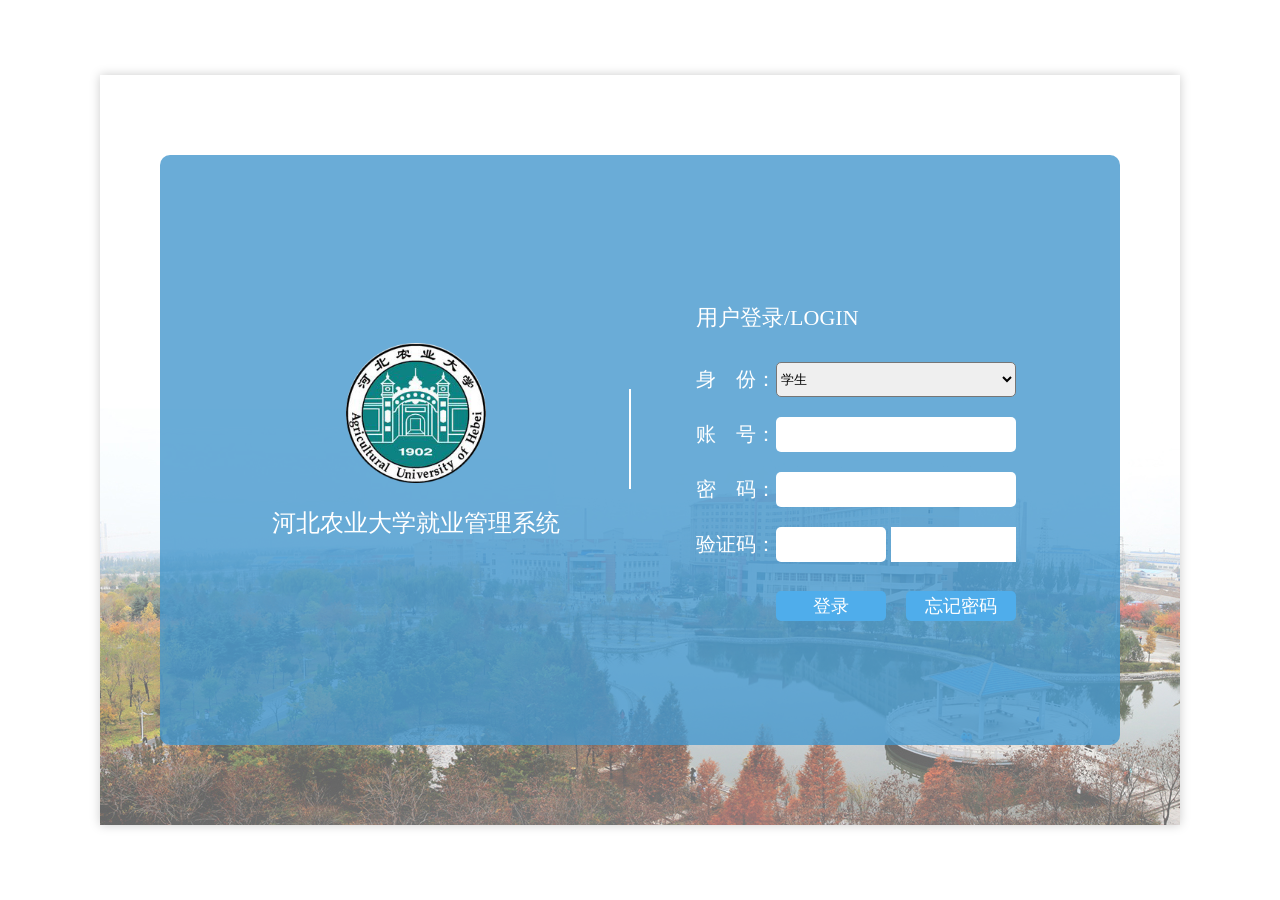
<file: WebContent/index.html>
<!DOCTYPE html>
<html>
	<head>
		<meta charset="UTF-8">
		<title></title>
		<link rel="stylesheet" type="text/css" href="css/login.css"/>
		<script src="js/jquery-1.9.1.min.js" type="text/javascript" charset="utf-8"></script>
	</head>
	<body>
		<div class="login">
			<div class="content clearfix">
				<div class="content-left">
					<div class="logo">
						<img src="images/logo.png" alt=""/>
						<p>河北农业大学就业管理系统</p>
					</div>
				</div>
				<div class="shu"></div>
				<div class="content-right">
					<div class="login-form">
						<h2>用户登录/LOGIN</h2>
						<div class="identifire">
							<span>身　份：</span>
							<select>
								<option value="学生" selected="selected">学生</option>
								<option value="教师教辅人员">教师教辅人员</option>
							</select>
						</div>
						<div class="account clearfix">
							<span>账　号：</span>
							<input type="text" value="" />
						</div>
						<div class="password clearfix">
							<span>密　码：</span>
							<input type="text" value="" />
						</div>
						<div class="code clearfix">
							<span>验证码：</span>
							<input type="text" value="" />
							<em></em>
						</div>
						<div class="btn">
							<span id="login"><a>登录</a></span>
							<span class="forget"><a href="password.html">忘记密码</a></span>
						</div>
					</div>
				</div>
			</div>
		</div>
		<script type="text/javascript">
			$(document).ready(function(){
				$('#login').on('click','a',function(){
					var aVal = $('.identifire select');
					if (aVal.val() == '学生') {
						$(this).attr('href','StudentIndex.html');
					} else if (aVal.val() == '教师教辅人员'){
						$(this).attr('href','TeacherIndex.html');
					}
				});
			});
			
			
		</script>
		<!--<script type="text/javascript">
			$(document).ready(function(){
				if (window.PIE) {
			        $('.rounded').each(function() {
			            PIE.attach(this);
			        });
			    }
			});
		</script>-->
	</body>
</html>
</file>
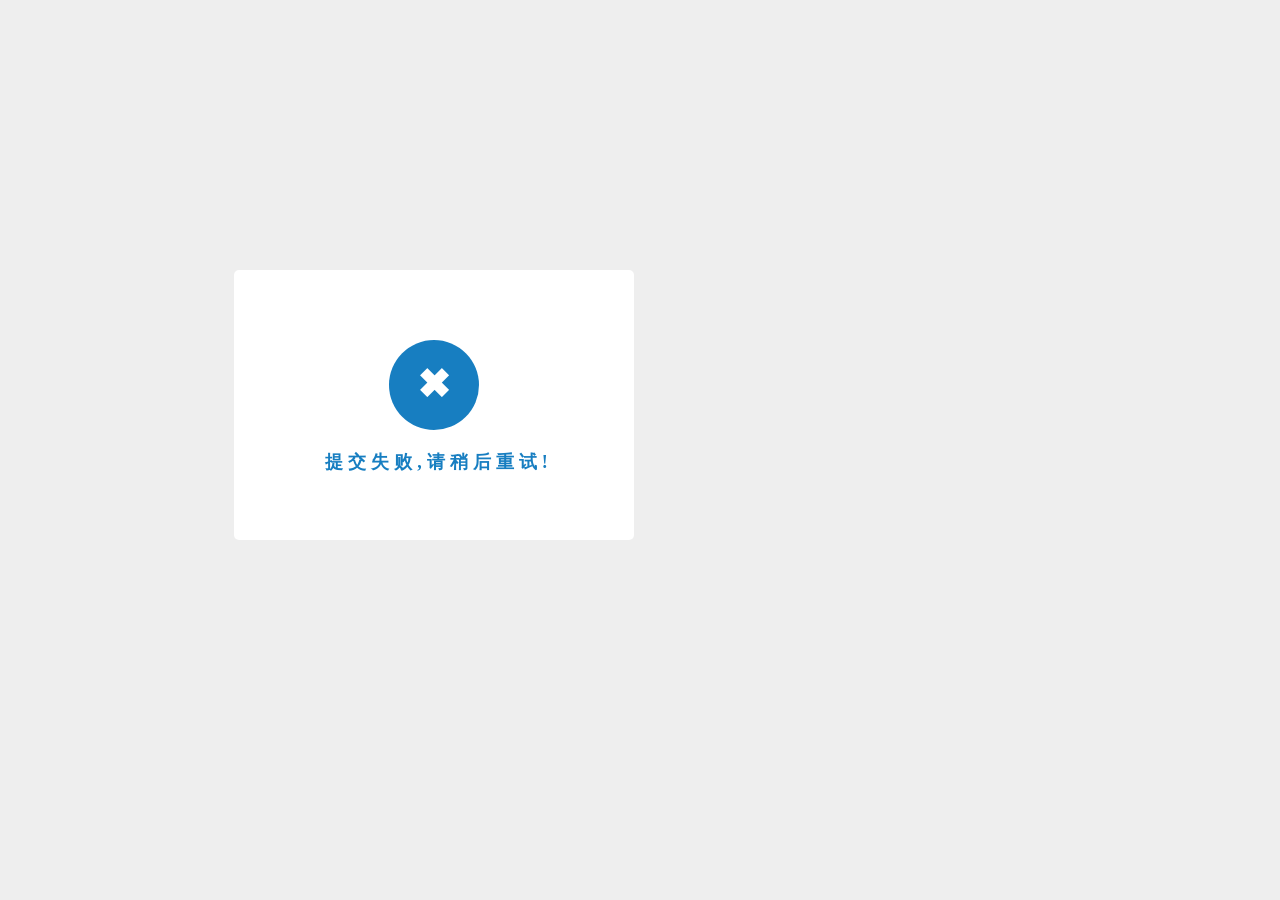
<file: WebContent/fail.html>
<!DOCTYPE html>
<html lang="en">
<head>
	<meta charset="UTF-8">
	<title>Document</title>
	<link rel="stylesheet" href="css/common.css">
	<link rel="stylesheet" href="css/submit.css">
</head>
<body>
	<div class="fail">
		<div class="submit">
			<div class="submit-box">
				<div class="submit-pic">✖</div>
				<p>提交失败,请稍后重试!</p>
			</div>
		</div>
	</div>
</body>
</html>
</file>
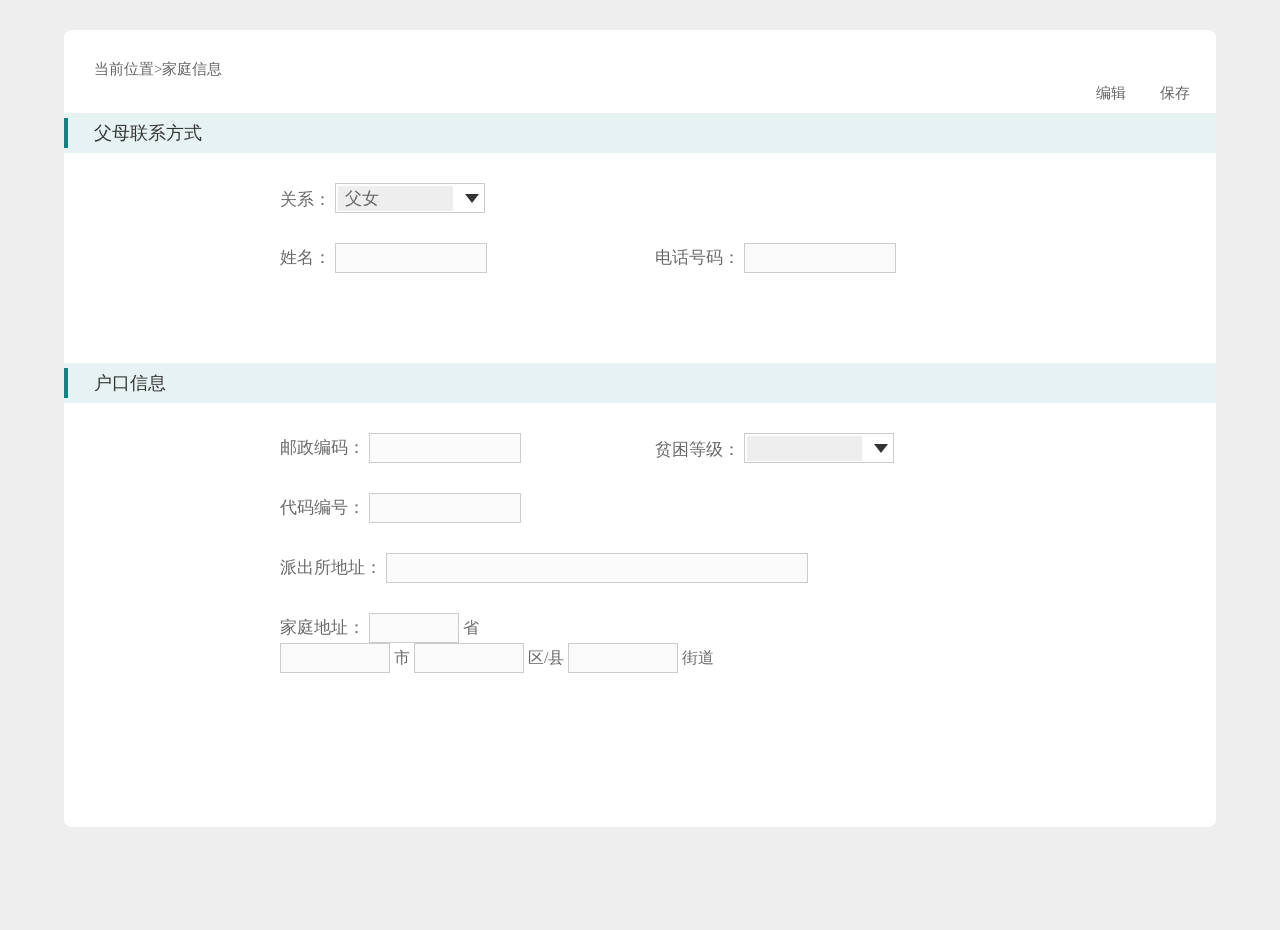
<file: WebContent/FamilyInformation.html>
<!DOCTYPE html>
<html lang="en">
<head>
    <meta charset="UTF-8">
    <title>Title</title>
    <link rel="stylesheet" href="css/common.css">
    <link rel="stylesheet" href="css/FamilyInformation.css">
    <script src="js/jquery-1.9.1.min.js"></script>
</head>
<body>
    <div class="container">
    <div class="content">
        <div class="header clearfix">
            <div class="top fl">当前位置>家庭信息</div>
            <div class="bottom fr">
                <a id="emit" href="javascript:;">编辑</a>
                <a id="keep" href="javascript:;">保存</a>
            </div>
        </div>
        <div class="main">
            <!--父母联系方式-->
            <div class="BasicInformation">
                <div class="title">
                    父母联系方式
                </div>
            </div>
            <div class="content clearfix">
                <div class="left fl">
                    <div class="label">
                        <label for="">关系：</label>
                        <div class="option clearfix" id="relationship">
                            <a href="javascript:;" class="fl">父女</a>
                            <i class="fr"></i>
                            <ul>
                                <li>父女</li>
                                <li>母女</li>
                                <li>父子</li>
                                <li>母子</li>
                            </ul>
                        </div>
                    </div>
                    <div>
                        <label for="">姓名：</label>
                        <input id="stu_name" type="text" value="" disabled>
                    </div>
                </div>
                <div class="right fr">
                    <div class="none">
                        <label for="">电话号码：</label>
                        <input type="text" value="" disabled>
                    </div>
                    <div>
                        <label for="">电话号码：</label>
                        <input id="family_phone" type="number" value="" disabled>
                    </div>
                </div>
            </div>
            <!--户口信息-->
            <div class="BasicInformation">
                <div class="title">
                    户口信息
                </div>
            </div>
            <div class="content clearfix">
                <div class="left fl">
                    <div>
                        <label for="">邮政编码：</label>
                        <input id="zip_code" type="number" value="" disabled>
                    </div>
                    <div>
                        <label for="">代码编号：</label>
                        <input id="flocation_id" type="text" value="" disabled>
                    </div>
                </div>
                <div class="right fr">
                    <div class="label">
                        <label for="">贫困等级：</label>
                        <div class="option clearfix" id="grade">
                            <a href="javascript:;" class="fl"></a>
                            <i class="fr"></i>
                            <ul>
                                <li>一般</li>
                                <li>特困</li>
                            </ul>
                        </div>
                    </div>
                </div>
                <div class="address fl ">
                	<label>派出所地址：</label> 
                	<input id="pcs" type="text" value="" disabled>
                </div>
                <div class="list fl ">
                	<label>家庭地址：</label>  
                	<input id="province" type="text" value="" disabled style="width: 78px;"> 省 <br />
                	<input id="city" type="text" value="" disabled style="width: 98px;"> 市 
                	<input id="county" type="text" value="" disabled style="width: 98px;"> 区/县 
                	<input id="deatil_address" type="text" value="" disabled style="width: 98px;"> 街道 
                	<!--<input type="text" value="" disabled style="width: 234px; margin: 30px 0 0 86px">-->
                </div>
            </div>
        </div>
    </div>
</div>
    <script>
        $('#grade i').on('click', function() {
            $(this).siblings('ul').show();
        });
        $('#grade ul li').on('click', function() {
            var selTxt = $(this).text();
            $('#grade a').text(selTxt);
            $('#grade ul').hide();
        });
        $('#relationship i').on('click', function() {
            $(this).siblings('ul').show();
        });
        $('#relationship ul li').on('click', function() {
            var selTxt = $(this).text();
            $('#relationship a').text(selTxt);
            $('#relationship ul').hide();
        });
        $('#emit').on('click',function(){
        	$('input').removeAttr('disabled');
        });
        $('#keep').on('click',function(){
        	$('input').attr('disabled','disabled');
        });
        $(document).ready(function(){
        	$.ajax({
        		type:"post",
        		url:"http://101.201.154.205:9090/fm/fmList",
        		data: {
        			t: Math.random()
        		},
        		dataType: 'jsonp',
        		'jsonp': 'callback'
        	}).then(function(res){
    			for (var i=0; i<res.length; i++) {
	    			$('#stu_name').attr('value',res[i].stu_name);
	    			$('#family_phone').attr('value',res[i].family_phone);
	    			$('#zip_code').attr('value',res[i].zip_code);
	    			$('#flocation_id').attr('value',res[i].flocation_id);
	    			$('#pcs').attr('value',res[i].pcs);
	    			$('#province').attr('value',res[i].province);
	    			$('#city').attr('value',res[i].city);
	    			$('#county').attr('value',res[i].county);
	    			$('#deatil_address').attr('value',res[i].deatil_address);
	    		}
    		},function(){
    			console.log('error');
    		});
        });
    </script>
</body>
</html>
</file>
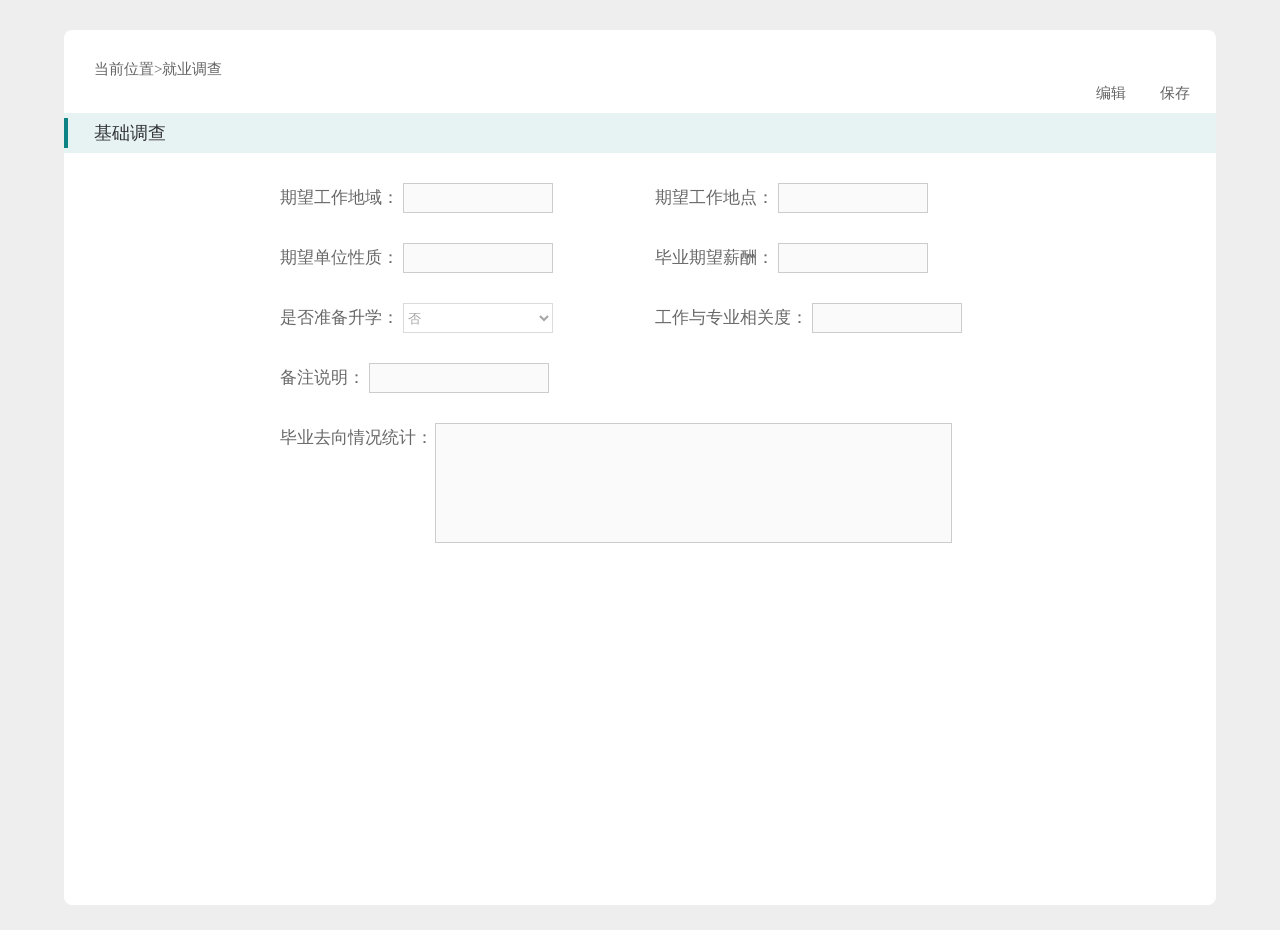
<file: WebContent/investigation.html>
<!DOCTYPE html>
<html lang="en">
<head>
    <meta charset="UTF-8">
    <title>Title</title>
    <link rel="stylesheet" href="css/common.css">
    <link rel="stylesheet" href="css/punishment.css">
</head>
<body>
    <div class="container">
        <div class="content">
            <div class="header clearfix">
                <div class="top fl">当前位置>就业调查</div>
                <div class="bottom fr">
                    <a href="javascript:;"  class="l">编辑</a>
                    <a href="javascript:;" class="r">保存</a>
                </div>
            </div>
            <div class="main">
                <!--基础信息-->
                <div class="BasicInformation">
                    <div class="title">
                        基础调查
                    </div>
                </div>
                <div class="content clearfix">
                    <div class="left fl">
                        <div>
                            <label for="">期望工作地域：</label>
                            <input id="province" type="text" value="" class="oInp" disabled>
                        </div>
                        <div>
                            <label for="">期望单位性质：</label>
                            <input  id="unit_pro" type="text" value="" class="oInp" disabled>
                        </div>
                        <div>
                            <label for="">是否准备升学：</label>
                            <select id="entrance" class="oInp" disabled style="border:0; outline: none;width: 150px; height: 30px; border: 1px solid #ccc; background: #fff" value="0" >
                                <option value="1">
                                    否
                                </option>
                                <option value="0">
                                    是
                                </option>
                            </select>

                        </div>
                        <div>
                            <label for="">备注说明：</label>
                            <input id="remarks" type="text" value="" style="width:170px;" class="oInp" disabled>
                        </div>
                    </div>
                    <div class="right fr">
                        <div>
                            <label for="">期望工作地点：</label>
                            <input id="city" type="text" value="" class="oInp" disabled>
                        </div>
                        <div>
                            <label for="">毕业期望薪酬：</label>
                            <input id="expect_salary" type="text" value="" class="oInp" disabled>
                        </div>
                        <div>
                        <label for="">工作与专业相关度：</label>
                        <input id="work_pro" type="text" value="" class="oInp" disabled>
                    </div>
                    </div>
                    <div class="reason fl">
                        <p>毕业去向情况统计：</p>
                        <div style="margin-left: 65px ;width:515px;height:118px;">
                            <textarea id="situation"  class="oInp" disabled></textarea>
                        </div>
                    </div>
                </div>
            </div>
        </div>
    </div>
    <script src="js/jquery-1.9.1.min.js"></script>
    <script>
        $('select').attr('value','0');
        $.ajax({
            url: "http://101.201.154.205:9090/survey/getSurveyByStuId",
            data: {
                stuId:1,
                t: Math.random()
            },
            type: 'get',
            dataType: 'jsonp',
            'jsonp': 'callback'
            }).then(function (res) {
            $('select option').each(function(index,arg){
                if($(this).val() == res.entrance){
                    $(this).attr('selected','selected');
                }
            });
            $('select').attr('value',res.entrance);
            $('#expect_salary').attr('value',res.expect_salary);
            $('#situation').text(res.situation);
            $('#city').attr('value',res.city);
            $('#work_pro').attr('value',res.work_pro);
            $('#remarks').attr('value',res.remarks);
            $('#unit_pro').attr('value',res.unit_pro);
            $('#province').attr('value',res.province);


        },function (err) {
            console.log(err);
        });
        $('.l').click(function () {
            $('.oInp').removeAttr('disabled');
        });

        $('.r').click(function () {
            $('.oInp').attr('disabled','disabled');

            $.ajax({
                url: "http://101.201.154.205:9090/survey/surveyUpdateDo",
                data: {
                    stu_id:"1",
                    expect_salary:$('#expect_salary').val(),
                    entrance:$('select').val(),
                    remarks:$('#remarks').val(),
                    province:$('#province').val(),
                    city:$('#city').val(),
                    situation:$('#situation').val(),
                    work_pro:$('#work_pro').val(),
                    unit_pro:$('#unit_pro').val(),
                    t: Math.random()
                },
                type: 'get',
                dataType: 'jsonp',
                'jsonp': 'callback'
            }).then(function (res) {
                console.log(res);

            },function (err) {
                console.log(err);
            });


        });

    </script>

</body>
</html>
</file>
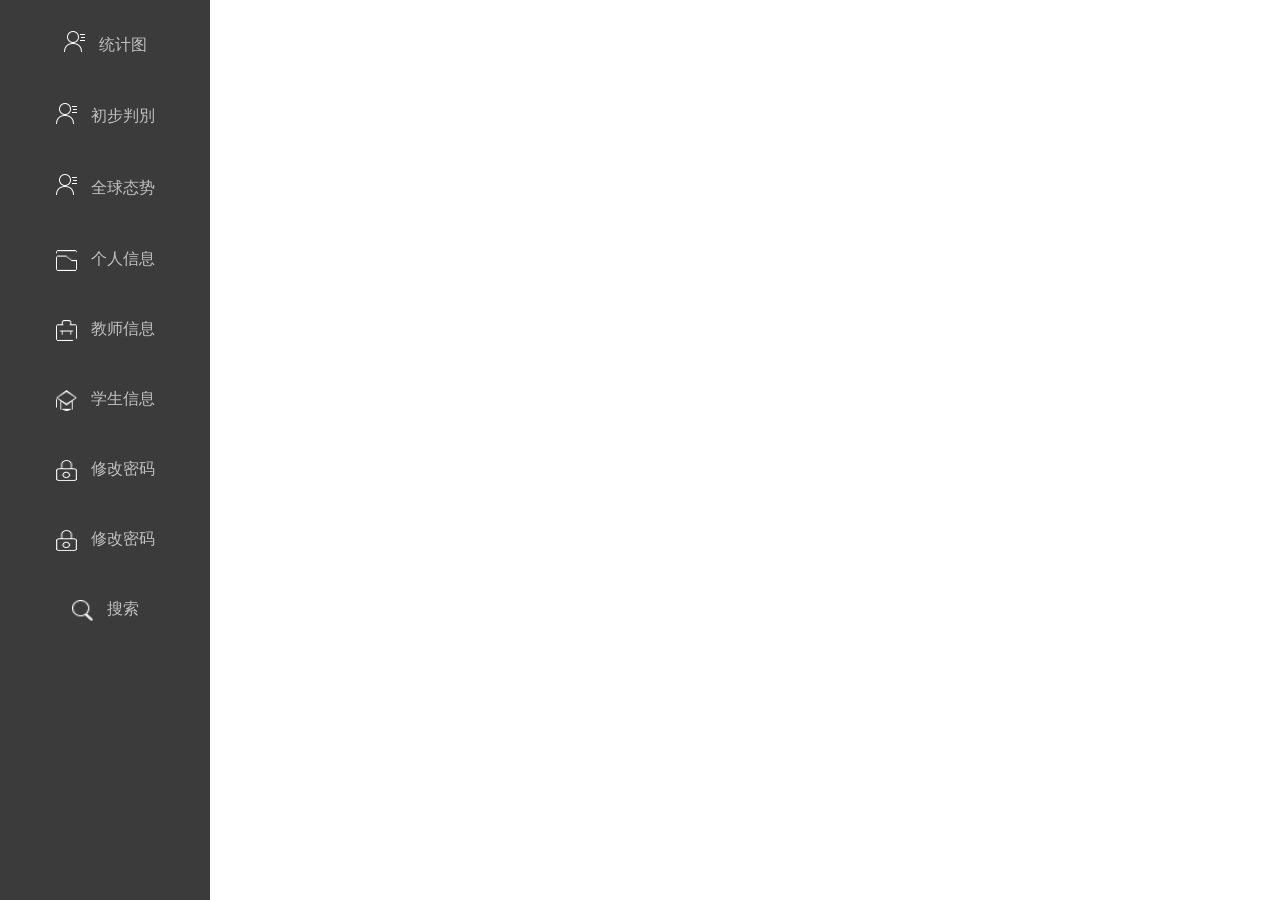
<file: WebContent/Left.html>
<!DOCTYPE html>
<html>
<head>
<meta charset="UTF-8">
<title></title>
<link rel="stylesheet" href="css/StudentLeft.css">
</head>
<body>
	<div class="nav">
		<div class="nav-list">
			<div class="nav-tit">
				<a href="StatisticalFigure.html" target="main"> <img
					src="images/personal-msg.png" style="height: 30px" alt=""> <span>统计图</span>
				</a>
			</div>

			<div class="nav-tit">
				<a href="StudentInfo.jsp" target="main"> <img
					src="images/personal-msg.png" style="height: 30px" alt=""> <span>初步判別</span>
				</a>
			</div>
			<div class="nav-tit">
				<a href = "http://127.0.0.1/data/index.php" target="main"> <img
					src="images/personal-msg.png" style="height: 30px" alt=""> <span>全球态势</span>
				</a>
			</div>

			<div class="nav-tit">
				<a href="TeacherPersonalInfo.html" target="main"> <img
					src="images/archives-msg.png" alt=""> <span>个人信息</span>
				</a>
			</div>
			<div class="nav-tit">
				<a href="TeacherInfo.html" target="main"> <img
					src="images/job-msg.png" alt=""> <span>教师信息</span>
				</a>
			</div>
			<div class="nav-tit" id="personal">
				<a href="StudentInfo.html" target="main"> <img
					src="images/PubMed-msg.png" alt=""> <span>学生信息</span>
				</a>
			</div>
			<div class="personal-list" id="personal_child">
				<ul>
					<li><a href="FamilyInformation.html" target="main">学生基本信息</a></li>
					<li><a href="TeacherEmInformation.html" target="main">就业学生信息</a></li>
					<li><a href="Teacherinvestigation.html" target="main">就业信息调查</a></li>
					<li><a href="TeacherPubMed.html" target="main">考研学生信息</a></li>
				</ul>
			</div>
			<div class="nav-tit">
				<a href="StudentRevise.html" target="main"> <img
					src="images/modify-password.png" alt=""> <span>修改密码</span>
				</a>
			</div>
			<div class="nav-tit">
				<a href="https://www.baidu.com" target="main"> <img
					src="images/modify-password.png" alt=""> <span>修改密码</span>
				</a>
			</div>
			<div class="nav-tit">
				<a href="search.html" target="main"> <img
					src="images/soso-white.png" alt=""> <span>搜索</span>
				</a>
			</div>
		</div>
	</div>

	<script src="js/jquery-1.9.1.min.js" type="text/javascript"
		charset="utf-8"></script>
	<script>
		$(document).ready(
				function() {
					$('#personal').on('click', function() {
						$('#personal_child').fadeToggle(300);
					});
					let aLi = $('#personal_child li');
					aLi.on('click', function() {
						$(this).addClass('active').siblings('li').removeClass(
								'active');
					})
				});
	</script>
</body>
</html>
</file>
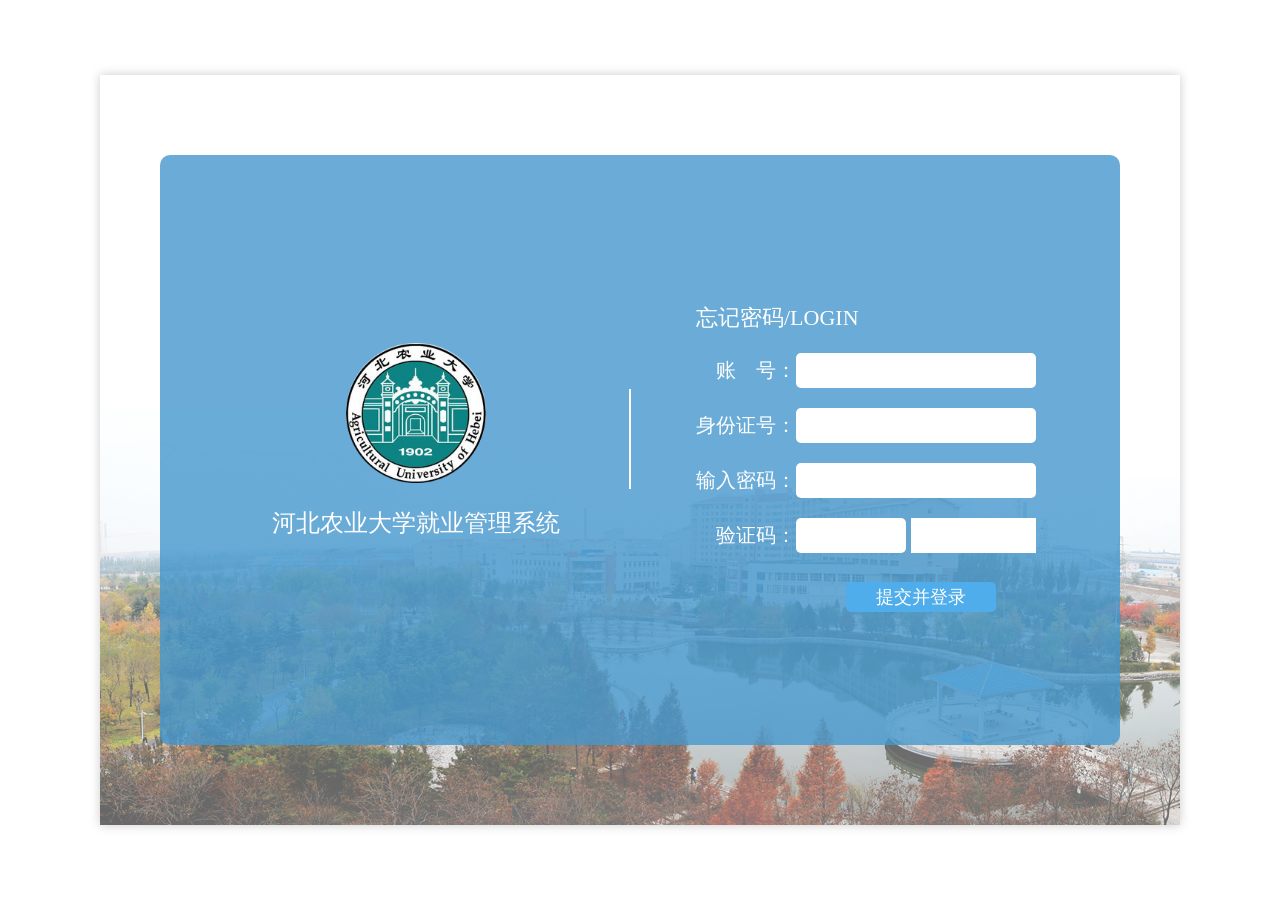
<file: WebContent/password.html>
<!DOCTYPE html>
<html>
	<head>
		<meta charset="UTF-8">
		<title></title>
		<link rel="stylesheet" type="text/css" href="css/password.css"/>
		<script src="js/jquery-1.9.1.min.js" type="text/javascript" charset="utf-8"></script>
	</head>
	<body>
		<div class="login">
			<div class="content clearfix">
				<div class="content-left">
					<div class="logo">
						<img src="images/logo.png" alt=""/>
						<p>河北农业大学就业管理系统</p>
					</div>
				</div>
				<div class="shu"></div>
				<div class="content-right">
					<div class="login-form">
						<h2>忘记密码/LOGIN</h2>
						<div class="identifire">
							<span>　账　号：</span>
							<input type="text" />
						</div>
						<div class="account clearfix">
							<span>身份证号：</span>
							<input type="text" value="" />
						</div>
						<div class="password clearfix">
							<span>输入密码：</span>
							<input type="text" value="" />
						</div>
						<div class="code clearfix">
							<span>　验证码：</span>
							<input type="text" value="" />
							<em></em>
						</div>
						<div class="btn">
							<span><a href="StudentIndex.html">提交并登录</a></span>
						</div>
					</div>
				</div>
			</div>
		</div>
		<!--<script type="text/javascript">
			$(document).ready(function(){
				if (window.PIE) {
			        $('.rounded').each(function() {
			            PIE.attach(this);
			        });
			    }
			});
		</script>-->
	</body>
</html>
</file>
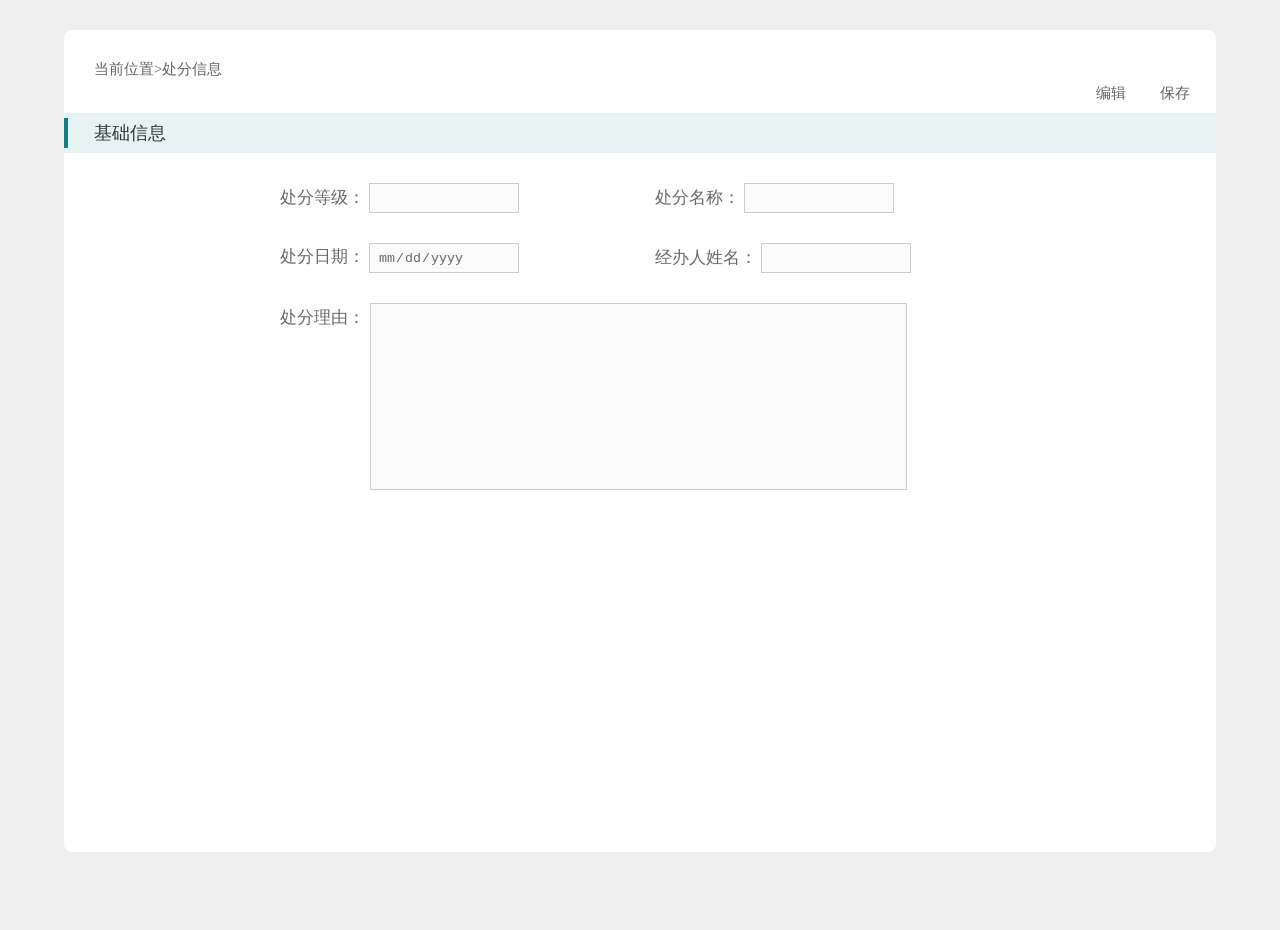
<file: WebContent/punishment.html>
<!DOCTYPE html>
<html lang="en">
<head>
    <meta charset="UTF-8">
    <title>Title</title>
    <link rel="stylesheet" href="css/common.css">
    <link rel="stylesheet" href="css/punishment.css">
</head>
<body>
    <div class="container">
        <div class="content">
            <div class="header clearfix">
                <div class="top fl">当前位置>处分信息</div>
                <div class="bottom fr">
                    <a id="emit" href="javascript:;">编辑</a>
                    <a id="keep" href="javascript:;">保存</a>
                </div>
            </div>
            <div class="main">
                <!--基础信息-->
                <div class="BasicInformation">
                    <div class="title">基础信息</div>
                </div>
                <div class="content clearfix">
                    <div class="left fl">
                        <div>
                            <label for="">处分等级：</label>
                            <input type="text" value="" disabled>
                        </div>
                        <div>
                            <label for="">处分日期：</label>
                            <input type="date" value="" disabled>
                        </div>
                    </div>
                    <div class="right fr">
                        <div>
                            <label for="">处分名称：</label>
                            <input type="text" value="" disabled>
                        </div>
                        <div>
                            <label for="">经办人姓名：</label>
                            <input type="text" value="" disabled>
                        </div>
                    </div>
                    <div class="reason fl">
                        <p>处分理由：</p>
                        <div>
                            <textarea disabled></textarea>
                        </div>
                    </div>
                </div>
            </div>
        </div>
    </div>
	<script src="js/jquery-1.9.1.min.js" type="text/javascript" charset="utf-8"></script>
	<script type="text/javascript">
		$('#emit').on('click',function(){
        	$('input').removeAttr('disabled');
        	$('textarea').removeAttr('disabled');
        });
        $('#keep').on('click',function(){
        	$('input').attr('disabled','disabled');
        	$('textarea').attr('disabled','disabled');
        });
	</script>
</body>
</html>
</file>
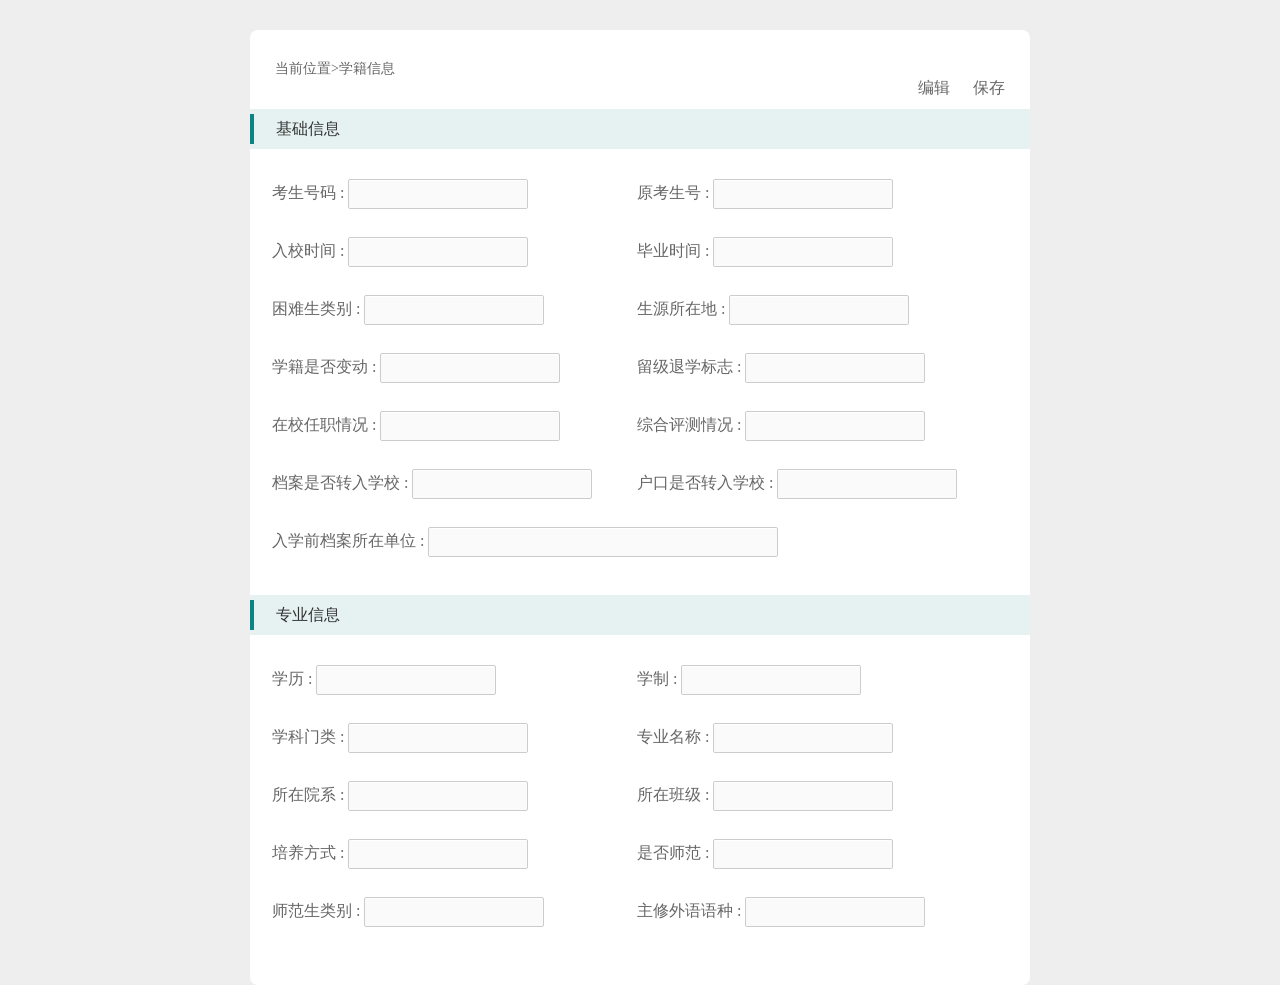
<file: WebContent/school-msg.html>
<!DOCTYPE html>
<html lang="en">
<head>
	<meta charset="UTF-8">
	<title>Document</title>
	<link rel="stylesheet" href="css/common.css" >
	<link rel="stylesheet" href="css/school-msg.css">
	
</head>
<body>
	<div class="school-msg">
		<div class="pos-set wrap">
			<span>当前位置>学籍信息</span>
			<p>
				<span id="emit">编辑</span>
				<span id="keep" style="margin-left: 20px">保存</span>
			</p>
		</div>
		<div class="basics-msg">
			<p>基础信息</p>
		</div>
		<div class="basics-list">
			<ul class="clearfix">
				<li>
					<label for="">考生号码 :</label>
					<div class="inp-border">
						<input type="text" disabled>
					</div>
				</li>
				<li>
					<label for="">原考生号 :</label>
					<div class="inp-border">
						<input type="text" disabled>
					</div>
				</li>
				<li>
					<label for="">入校时间 :</label>
					<div class="inp-border">
						<input type="text" disabled>
					</div>
				</li>
				<li>
					<label for="">毕业时间 :</label>
					<div class="inp-border">
						<input type="text" disabled>
					</div>
				</li>
				<li>
					<label for="">困难生类别 :</label>
					<div class="inp-border">
						<input type="text" disabled>
					</div>
				</li>
				<li>
					<label for="">生源所在地 :</label>
					<div class="inp-border">
						<input type="text" disabled>
					</div>
				</li>
				<li>
					<label for="">学籍是否变动 :</label>
					<div class="inp-border">
						<input type="text" disabled>
					</div>
				</li>
				<li>
					<label for="">留级退学标志 :</label>
					<div class="inp-border">
						<input type="text" disabled>
					</div>
				</li>
				<li>
					<label for="">在校任职情况 :</label>
					<div class="inp-border">
						<input type="text" disabled>
					</div>
				</li>
				<li>
					<label for="">综合评测情况 :</label>
					<div class="inp-border">
						<input type="text" disabled>
					</div>
				</li>

				<li>
					<label for="">档案是否转入学校 :</label>
					<div class="inp-border">
						<input type="text" disabled>
					</div>
				</li>
				<li>
					<label for="">户口是否转入学校 :</label>
					<div class="inp-border">
						<input type="text" disabled>
					</div>
				</li>
				<li style="width: 532px">
					<label for="">入学前档案所在单位 :</label>
					<div class="inp-border" style="width: 348px">
						<input type="text" disabled>
					</div>
				</li>
			</ul>
		</div>
		<div class="basics-msg">
			<p>专业信息</p>
		</div>
		<div class="basics-list">
			<ul class="clearfix">
				<li>
					<label for="">学历 :</label>
					<div class="inp-border">
						<input type="text" disabled>
					</div>
				</li>
				<li>
					<label for="">学制 :</label>
					<div class="inp-border">
						<input type="text" disabled>
					</div>
				</li>
				<li>
					<label for="">学科门类 :</label>
					<div class="inp-border">
						<input type="text" disabled>
					</div>
				</li>
				<li>
					<label for="">专业名称 :</label>
					<div class="inp-border">
						<input type="text" disabled>
					</div>
				</li>
				<li>
					<label for="">所在院系 :</label>
					<div class="inp-border">
						<input type="text" disabled>
					</div>
				</li>
				<li>
					<label for="">所在班级 :</label>
					<div class="inp-border">
						<input type="text" disabled>
					</div>
				</li>
				<li>
					<label for="">培养方式 :</label>
					<div class="inp-border">
						<input type="text" disabled>
					</div>
				</li>
				<li>
					<label for="">是否师范 :</label>
					<div class="inp-border">
						<input type="text" disabled>
					</div>
				</li>
				<li>
					<label for="">师范生类别 :</label>
					<div class="inp-border">
						<input type="text" disabled>
					</div>
				</li>
				<li>
					<label for="">主修外语语种 :</label>
					<div class="inp-border">
						<input type="text" disabled>
					</div>
				</li>
			</ul>
		</div>
	</div>
	<script src="js/jquery-1.9.1.min.js" type="text/javascript" charset="utf-8"></script>
	<script type="text/javascript">
		$('#emit').on('click',function(){
        	$('input').removeAttr('disabled');
        });
        $('#keep').on('click',function(){
        	$('input').attr('disabled','disabled');
        });
	</script>
</body>
</html>
</file>
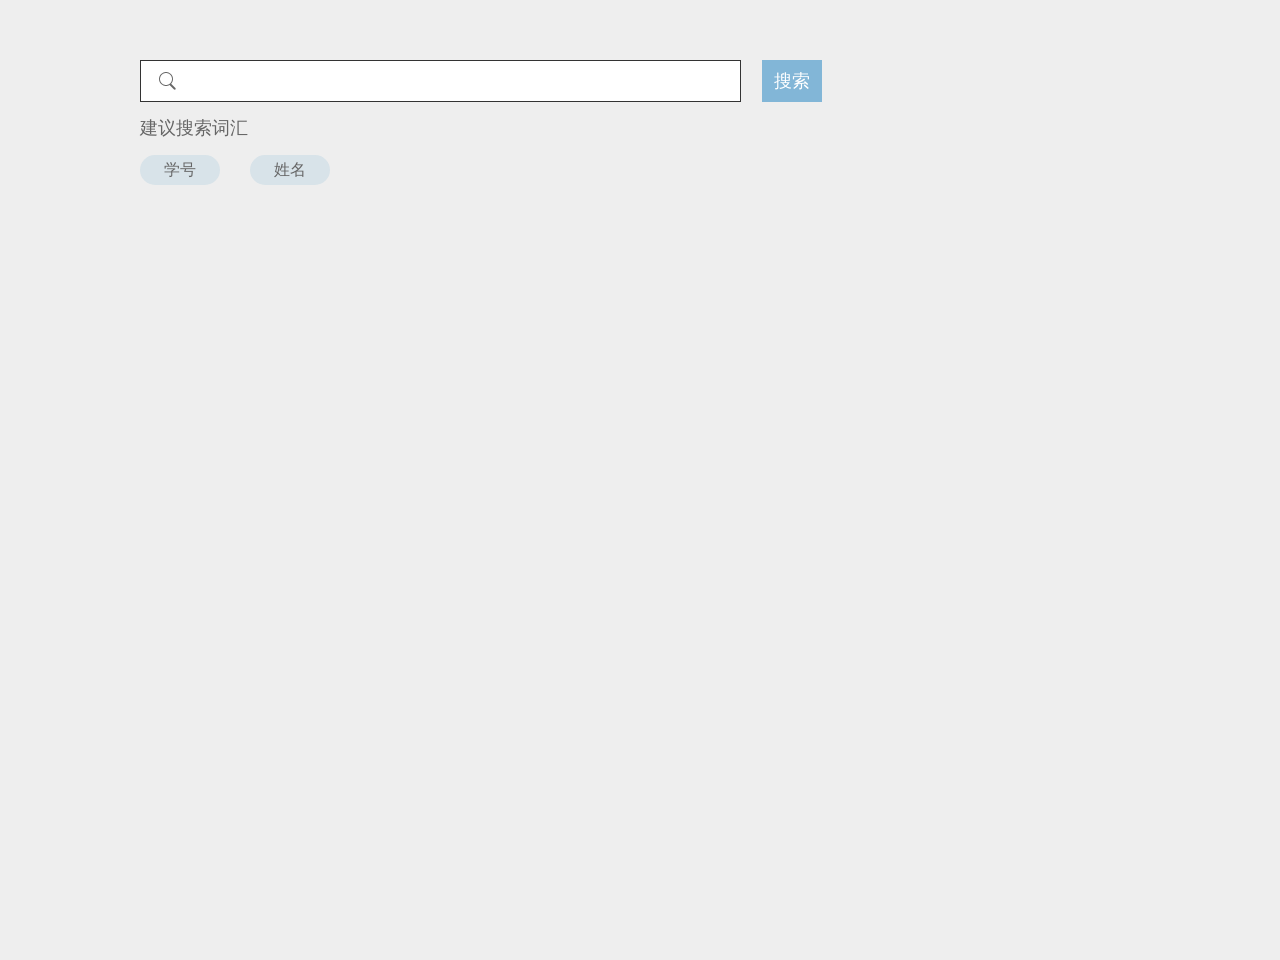
<file: WebContent/search.html>
<!DOCTYPE html>
<html lang="en">

	<head>
		<meta charset="UTF-8">
		<title>Title</title>
		<link rel="stylesheet" href="css/common.css">
		<link rel="stylesheet" href="css/search.css">
	</head>

	<body>
		<div class="container">
			<div class="search-content content clearfix">
				<div class="search-bar  clearfix ">
					<div class="bar-content clearfix fl">
						<input type="text" value="" class="fr" />
					</div>
					<a href="javascript:;" class="search-font fr">搜索</a>
					<div class="word fl">建议搜索词汇</div>
					<div class="list fl ">
						<ul class="clearfix">
							<li>学号</li>
							<li>姓名</li>
						</ul>
					</div>
				</div>
			</div>
		</div>
	</body>

</html>
</file>
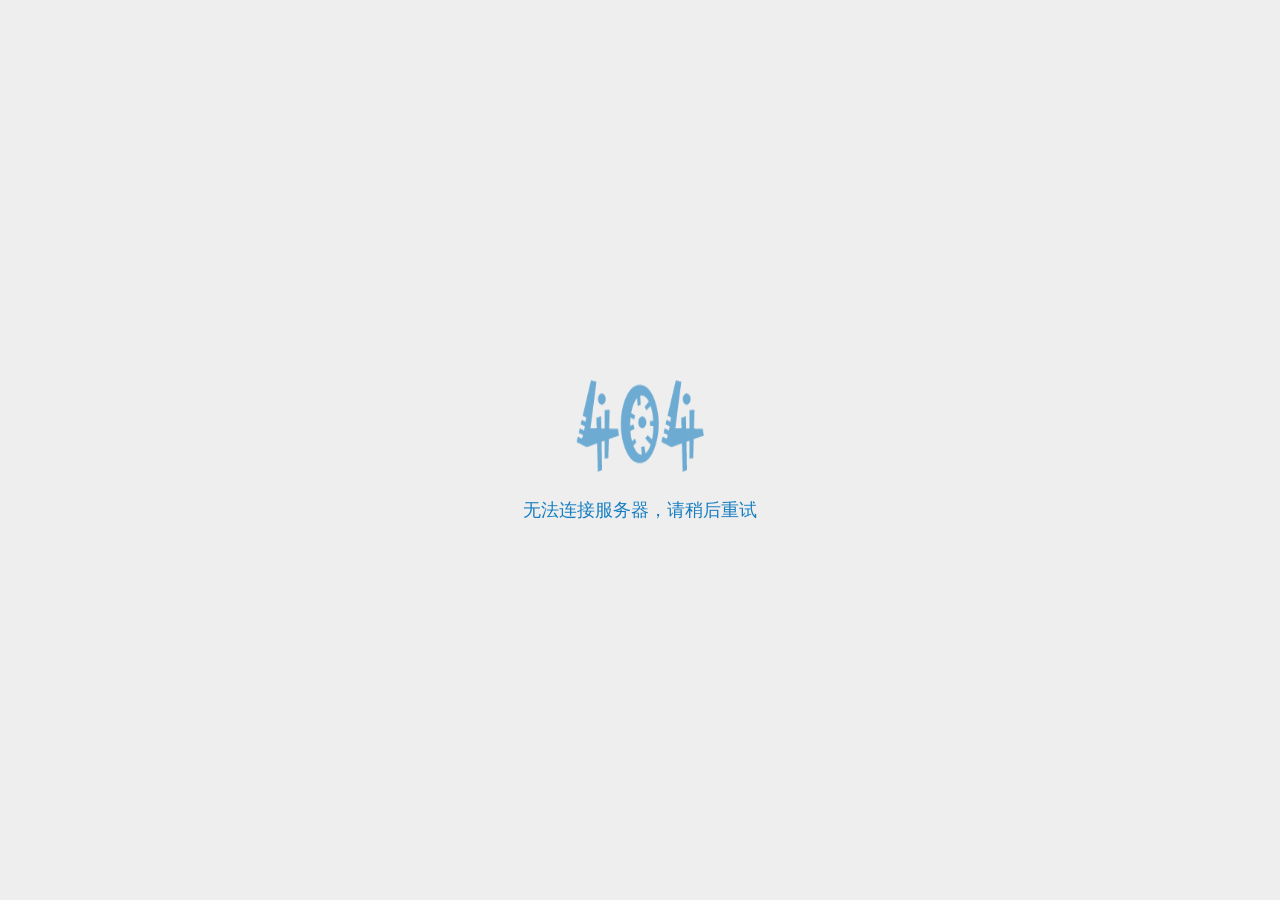
<file: WebContent/search404.html>
<!DOCTYPE html>
<html lang="en">
<head>
    <meta charset="UTF-8">
    <title>Title</title>
    <link rel="stylesheet" href="css/common.css">
    <link rel="stylesheet" href="css/searchNo.css">
</head>
<body>
    <div class="container">
        <div class="search-content">
            <img src="images/404.png" alt="404"/>
            <p>无法连接服务器，请稍后重试</p>
        </div>


    </div>
</body>
</html>
</file>
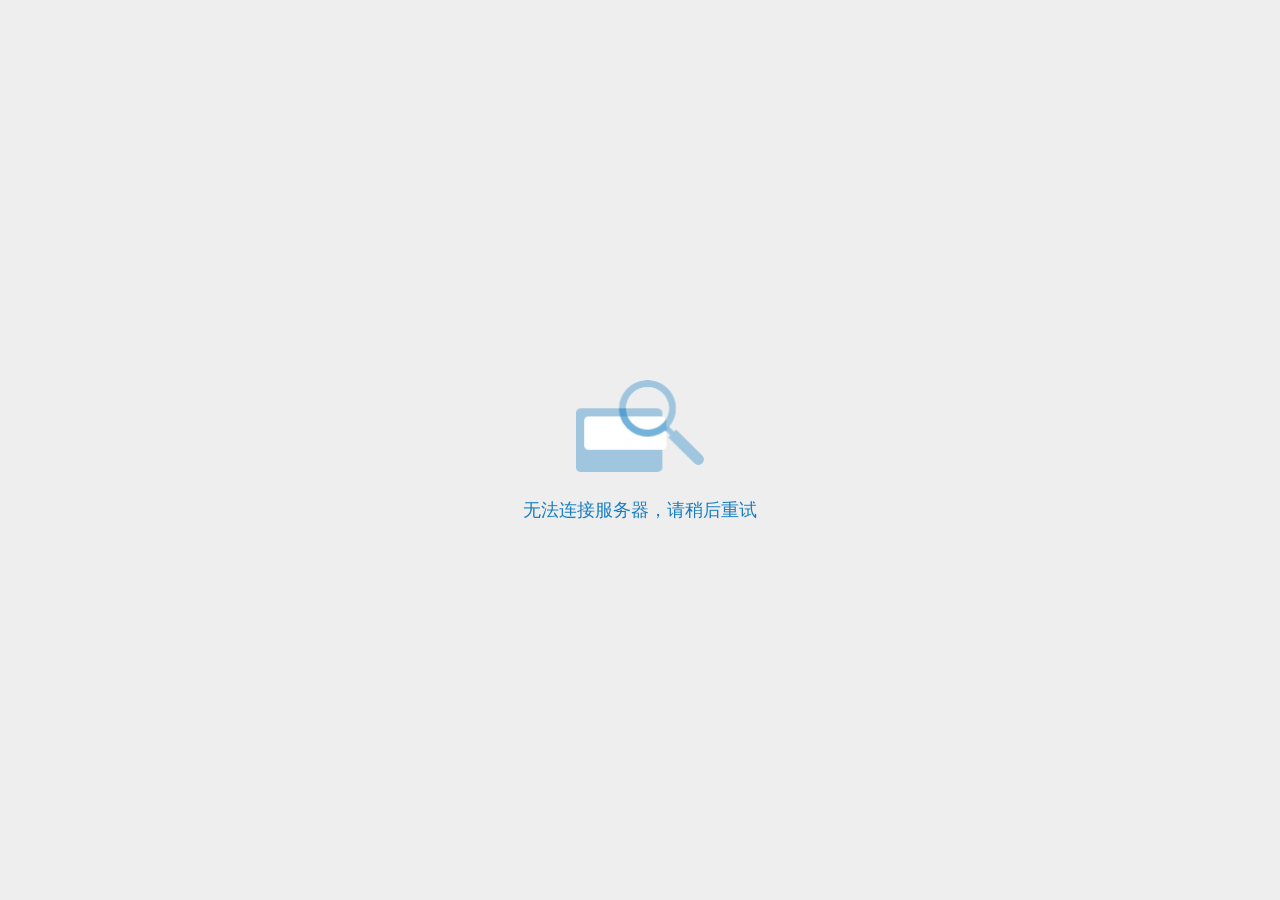
<file: WebContent/searchNo.html>
<!DOCTYPE html>
<html lang="en">
<head>
    <meta charset="UTF-8">
    <title>Title</title>
    <link rel="stylesheet" href="css/common.css">
    <link rel="stylesheet" href="css/searchNo.css">
</head>
<body>
<div class="container">
    <div class="search-content">
        <img src="images/soso.png" alt="no"/>
        <p>无法连接服务器，请稍后重试</p>
    </div>


</div>
</body>
</html>
</file>
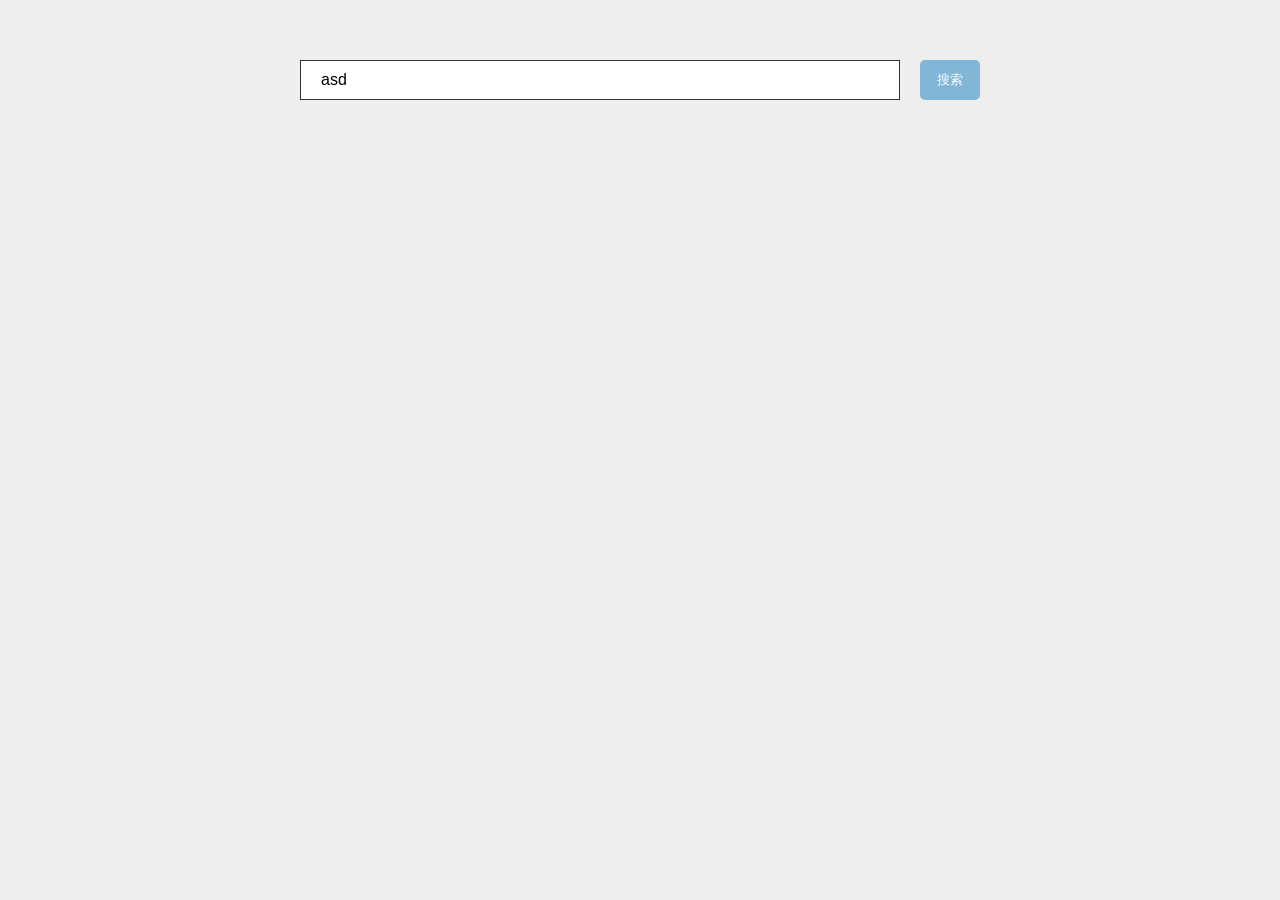
<file: WebContent/SearchNow.html>
<!DOCTYPE html>
<html lang="en">
<head>
	<meta charset="UTF-8">
	<title>search</title>
	<link rel="stylesheet" href="css/search-now.css">
	<link rel="stylesheet" href="css/common.css">
	<script src="js/jquery-1.9.1.min.js"></script>
</head>
<body>
	<div class="search-box clearfix">
		<div class="search-inp">
			<input type="text" id="inp" value="asd">
		</div>
		<div class="search-btn">
			<button type="botton">搜索</button>
		</div>
		<div class="search-res" id="res-item">
			<ul class="clearfix">
				<li>隔壁老王</li>
			</ul>
		</div>
	</div>

	<script>
		$(document).ready(function(){
			// if($('#inp').val()){
			// 	console.log('有东西')
			// 	$('#res-item').show();
			// }
			// else{
			// 	console.log('没东西')
			// 	$('#res-item').hide();
			// }
			$('#inp').on('click',function(){
				$('#res-item').show();
				console.log(1)
			});
			if($('#inp').val() == ''){
				$('#res-item').hide();
			}
		});
	</script>
</body>
</html>
</file>
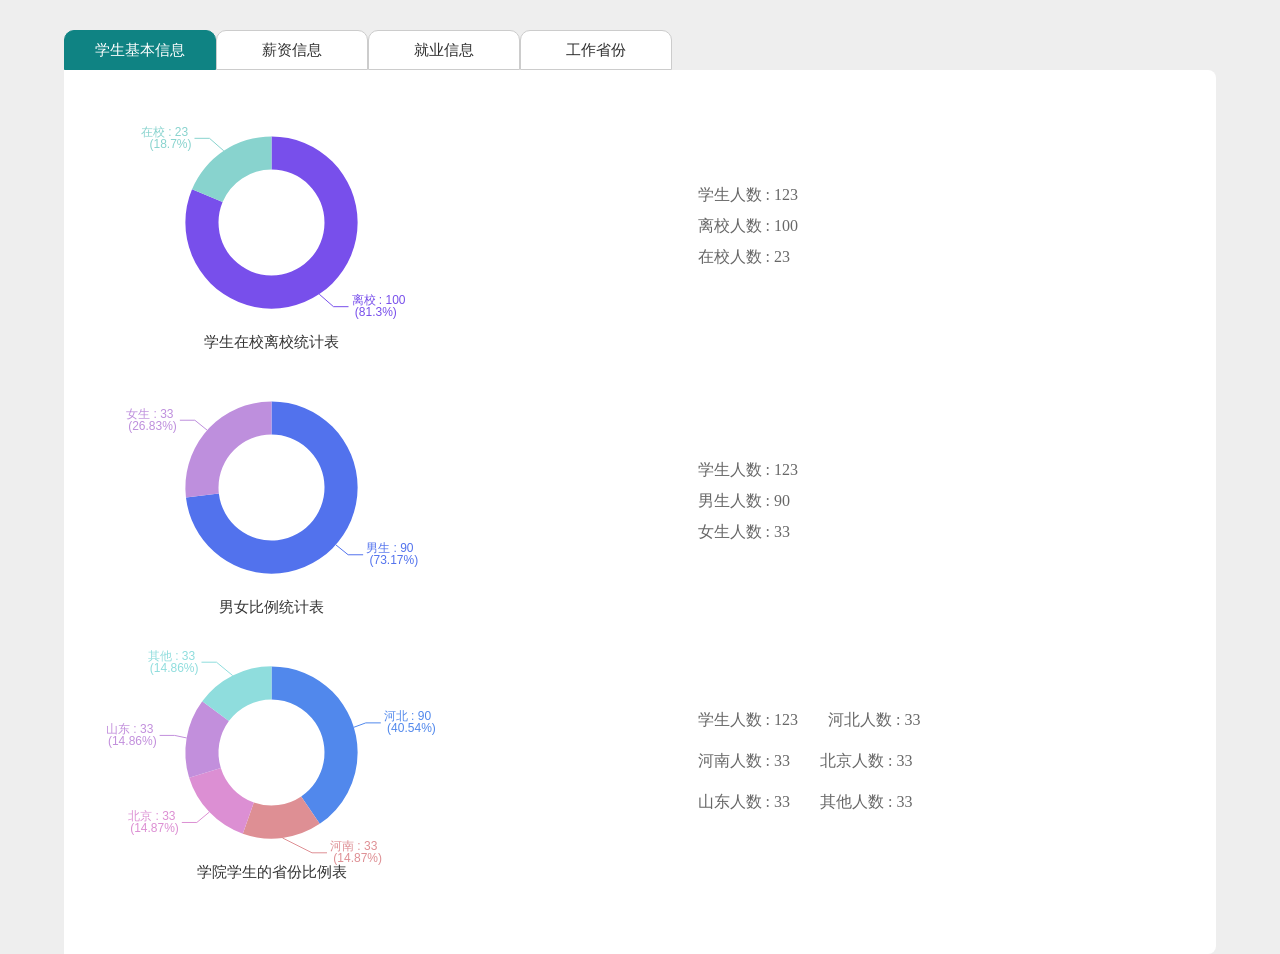
<file: WebContent/StatisticalFigure.html>
<!DOCTYPE html>
<html lang="en">

	<head>
		<meta charset="UTF-8">
		<title>Title</title>
		<link rel="stylesheet" href="css/common.css">
		<link rel="stylesheet" type="text/css" href="css/StatisticalFigure.css"/>
	</head>

	<body>
		<div class="container flgure">
			<div class="content">
				<ul class="clearfix info">
					<li class="active">学生基本信息</li>
					<li>薪资信息</li>
					<li>就业信息</li>
					<li>工作省份</li>
				</ul>
				<div class="basic">
					<div class="basicInfo select active ">
						<div id="leave-statistical">
						</div>
						<div class="leave">
							<ul>
								<li>学生人数 : 123</li>
								<li>离校人数 : 100</li>
								<li>在校人数 : 23</li>
							</ul>
						</div>
						<div id="gender-statistical"></div>
						<div>
							<ul class="gender">
								<li>学生人数 : 123</li>
								<li>男生人数 : 90</li>
								<li>女生人数 : 33</li>
							</ul>
						</div>
						<div id="province-statistical"></div>
						<div>
							<ul class="province clearfix">
								<li>学生人数 : 123</li>
								<li>河北人数 : 33</li>
								<li>河南人数 : 33</li>
								<li>北京人数 : 33</li>
								<li>山东人数 : 33</li>
								<li>其他人数 : 33</li>
							</ul>
						</div>
	
					</div>
					<div class="payInfo select ">
						<div id="payInfo"></div>
						<div id="payInfo1"></div>
					</div>
					<div class="employmentInfo select">
						<div id="employment_industry"></div>
						<div id="unit_properties" ></div>
						<div id="postgraduate_employment" ></div>
					</div>
					<div class="provinceInfo select">
						<div id="map"></div>
						<span>北京&nbsp;就业人数<i>200</i>&nbsp;占总人数的<em>45%</em></span>
					</div>
				</div>
			</div>
		</div>
		<script src="js/echarts.min.js"></script>
		<script src="js/china.js" type="text/javascript" charset="utf-8"></script>
		<script type="text/javascript" src="js/StudentBasicInformation.js"></script>
		<script src="js/jquery-1.9.1.min.js"></script>
		<script>
			var list = [
				{ value: 100, name: '离校' },
				{ value: 23, name: '在校' }
			];
			data('leave-statistical', '学生在校离校统计表', list);
			var list2 = [

				{ value: 90, name: '男生' },
				{ value: 33, name: '女生' }
			];
			data('gender-statistical', '男女比例统计表', list2);
			var list3 = [
				{ value: 90, name: '河北' },
				{ value: 33, name: '河南' },
				{ value: 33, name: '北京' },
				{ value: 33, name: '山东' },
				{ value: 33, name: '其他' }
			];
			data('province-statistical', '学院学生的省份比例表', list3);
			var payData = ['0-3', '3-4', '4-5', '5-6', '6-7', '7-8'];
			var moneyList = [3900, 4500, 4800, 5000, 5050, 5100];
			var personList = [22, 16, 29, 7, 5, 3];
			var payData1 = ['2013', '2014', '2015', '2016', '2017', '2018'];
			payInfoData('payInfo', '就业薪资工资区间统计表', payData, '人', '千元', personList);
			payInfoData('payInfo1', '学院历年就业学生的平均薪资统计表', payData1, '元', '年', moneyList);

			var aData1 = [
				{ value: 5, name: '农林业' },
				{ value: 18, name: '互联网' },
				{ value: 12, name: '金融' },
				{ value: 20, name: '建筑' },
				{ value: 15, name: '服务行业' },
				{ value: 16, name: '事业机关单位' },
				{ value: 8, name: '教育科研' },
				{ value: 6, name: '其他' }
			]
			var aData2 = [
				{ value: 5, name: '国企' },
				{ value: 18, name: '民营' },
				{ value: 12, name: '合资' },
				{ value: 26, name: '其他' },
				{ value: 15, name: '事业单位' },
				{ value: 16, name: '政府机关' },
				{ value: 8, name: '自主创业' }
			]
			var aData3 = [
				{ value: 80, name: '就业' },
				{ value: 20, name: '考研' }
			]
			var aColor1 = ['#76afdf', '#cfe894', '#e89797', '#97e5b2', '#99a1ef', '#eee18c', '#e89797', '#94cee4'];
			var aColor2 = ['#6C9BC7', '#b176cf', '#dd8f93', '#7ddbd1', '#7478d0', '#cf76c3', '#ddb48f'];
			var aColor3 = ['#948ddb', '#8fe9b8'];
			var aLeft = ['30%', '50%'];
			var aRight = ['80%', '50%'];
			getEcharts('employment_industry', '学生就业的所属行业统计表', aData1, aColor1, '所属行业', aLeft, '65%', '16%');
			getEcharts('unit_properties', '学生就业单位性质的统计表', aData2, aColor2, '单位性质', aRight, '15%', '65%');
			getEcharts('postgraduate_employment', '学生考研就业比例统计表', aData3, aColor3, '就业比例', aLeft, '65%', '16%');
			getEchartsMap();

			$('.info li').click(function() {
				$(this).addClass("active").siblings().removeClass("active");
				$('.basic .select').eq($("ul li").index(this)).addClass("active").siblings().removeClass("active")
			});
		</script>

	</body>

</html>
</file>
<file: WebContent/css/login.css>
*{
	margin: 0;
	padding: 0;
	list-style: none;
	text-decoration: none;
}
.clearfix{
	clear: both;
	display: block;
	content: '';
}
.clearfix:after{
	zoom: 1;
}

.login{
	background: url(../images/login-bg.jpg) no-repeat;
	width: 1080px;
	height: 750px;
	position: absolute;
	top: 0;
	left: 0;
	right: 0;
	bottom: 0;
	margin: auto;
	box-shadow: 0 0 10px #ccc;
	/*behavior: url(js/pie.htc);
	-moz-border-radius:50px;
    -webkit-border-radius:50px;
	border-radius: 50px;*/
}
.login .content{
	width: 780px;
	height: 442px;
	/*behavior: url(js/pie.htc);*/
	-moz-border-radius:10px;
    -webkit-border-radius:10px;
	border-radius: 10px;
	background: rgba(69,152,205,0.8);
	/*filter: alpha(opacity=80);
	opacity: 0.8;
	zoom: 1;*/
	margin: 80px auto;
	padding: 148px 90px 0;
}
.login .content .content-left{
	width: 379px;
	float: left;
}
.login .content .content-left .logo{
	text-align: center;
	width: 312px;
	margin-left: 10px;
	margin-top: 40px;
}
.login .content .content-left .logo img{
	width: 140px;
	height: 140px;
}
.login .content .content-left .logo p{
	color: #fff;
	font-size: 24px;
	margin-top: 20px;
}
.login .content .shu{
	width: 2px;
	height: 100px;
	background: #fff;
	margin-top: 86px;
	float: left;
}
.login .content .content-right{
	width: 399px;
	float: right;
}
.login .content .content-right .login-form{
	margin-left: 65px;
}
.login .content .content-right .login-form h2{
	font-weight: normal;
	color: #fff;
	font-size: 22px;
}
.login .content .content-right .login-form span{
	color: #fff;
	font-size: 20px;
}
.login .content .content-right .login-form div select{
	width: 240px;
	height: 35px;
	border-radius: 5px;
	cursor: pointer;
	outline: none;
}
.login .content .content-right .login-form div select option{
	background: #eee;
}
.login .content .content-right .login-form div select option:hover{
	background: #0e8384;
	color: #000;
}
.login .content .content-right .login-form div.code input{
	width: 110px;
	height: 35px;
}
.login .content .content-right .login-form .identifire{
	margin-top: 29px;
}
.login .content .content-right .login-form .account,
.login .content .content-right .login-form .password,
.login .content .content-right .login-form .code{
	margin-top: 20px;
	height: 35px;
}
.login .content .content-right .login-form .identifire span,
.login .content .content-right .login-form .account span,
.login .content .content-right .login-form .password span,
.login .content .content-right .login-form .code span{
	display: inline-block;
	height: 35px;
	line-height: 35px;
	float: left;
}
.login .content .content-right .login-form div input{
	width: 240px;
	height: 35px;
	line-height: 35px;
	float: left;
	outline: none;
	border: none;
	/*behavior: url(js/pie.htc);*/
	-moz-border-radius:5px;
    -webkit-border-radius:5px;
	border-radius: 5px;
}
.login .content .content-right .login-form .code em{
	display: inline-block;
	float: left;
	width: 125px;
	height: 35px;
	background: #fff;
	margin-left: 5px;
	box-sizing: border-box;
	cursor: pointer;
}
.login .content .content-right .login-form .btn{
	width: 240px;
	height: 30px;
	margin-top: 29px;
	margin-left: 80px;
}
.login .content .content-right .login-form .btn span{
	display: block;
	width: 110px;
	height: 100%;
	line-height: 30px;
	text-align: center;
	background: #4fadeb;
	font-size: 18px;
	cursor: pointer;
	float: left;
	/*behavior: url(js/pie.htc);*/
	-moz-border-radius:5px;
    -webkit-border-radius:5px;
	border-radius: 5px;
}
.login .content .content-right .login-form .btn span a{
	font-size: 18px;
	color: #fff;
}
.login .content .content-right .login-form .btn span.forget{
	margin-left: 20px;
}
</file>
<file: WebContent/css/common.css>
@charset "utf-8";

/** 清除内外边距 **/

body,
h1,
h2,
h3,
h4,
h5,
h6,
hr,
p,
blockquote,

/* structural elements 结构元素 */

dl,
dt,
dd,
ul,
ol,
li,

/* list elements 列表元素 */

pre,

/* text formatting elements 文本格式元素 */

form,
fieldset,
legend,
button,
input,
textarea,

/* form elements 表单元素 */

th,
td
/* table elements 表格元素 */

{
	margin: 0;
	padding: 0;
	list-style: none;
	text-decoration: none;
}

/*
 * 完美轻拂动
 */
.clearfix:after{
	clear: both;
	display: block;
	content: '';
}

/*
 * IE6兼容问题的清除浮动
 */
.clearfix{
	zoom: 1;
}

/*
 * 左浮动
 */
.fl{
	float: left;
}

/*
 * 有浮动
 */
.fr{
	float: right;
}

/*
 * 安全距离，容器
 */

.container{
	width:100%;
	background: #eeeeee;
	/*padding:30px 60px 65px 30px;*/
}
.content{
	width:90%;
	background: #ffffff;
	-moz-border-radius:8px;
	-webkit-border-radius:8px;
	border-radius: 8px;
	margin: 30px auto;
}
b,strong{
	font-weight: normal;
}
i,em{
	font-style: normal;
}
a{
	text-decoration: none;
}
li{
	list-style: none;
}
body,html{
	background: #eeeeee;
	height: 100%;
}
</file>
<file: WebContent/css/submit.css>
.fail{
	width:870px;
	position: relative;
	height:860px;
	background: #eeeeee;
}
.submit{
	width: 400px;
	height: 270px;
	background: #fff;
	border-radius: 5px;
	position: relative;
	top:270px;
	left:234px;
	text-align: center;
	/*overflow: hidden;*/
}
.submit .submit-box{
	position: relative;
	left: 0;
	top: 70px;
}
.submit .submit-pic{
	width: 90px;
	height: 90px;
	border-radius: 50%;
	background: #177ec1;
	color: #fff;
	font-size: 40px;
	font-weight: bold;
	text-align: center;
	line-height: 90px;
	display: inline-block;
}
.submit p{
	text-align: center;
	font-size: 18px;
	color: #177ec1;
	font-weight: bold;
	letter-spacing: 5px;
	margin-top: 20px;
	margin-left: 10px;
}
</file>
<file: WebContent/css/FamilyInformation.css>
.header{
    padding:30px 20px 10px 30px;
    color:#646464;
    font-size: 15px;
}
.header a{
    color:#646464;
    margin-left: 30px;
}
.header .top{
    width:100%;
    margin-bottom: 5px;
}
.header .bottom {
    width: 130px;
}
.main{
    color:#686868;
    padding-bottom: 94px;
}
.main .title{
    padding:5px 0 5px 30px;
    height:30px;
    background: url("../images/border.png") no-repeat 0 5px;
    background-color: #e7f3f3;
    color:#333436;
    font-size:18px;
    line-height: 30px;
    /*margin-bottom: 30px;*/
}
.main .content{
    padding: 0 0 0 30px;
    width:750px;
}
.main .content .left,.main .content .right{
    width:50%;
}
.main a{
    display:inline-block;
    width:108px;
    height:17px;
    background: #eeeeee;
    color:#646464;
    padding:4px 0 4px 7px;
    font-size: 17px;
    line-height: 17px;
}
.main i{
    display:inline-block;
    width:25px;
    height:23px;
    background: url("../images/option.jpg") no-repeat 8px 8px;
}
.main label{
    font-size: 17px;
}
.main input{
    color:#686868;
    border:1px solid #cccccc;
    width:140px;
    height:15px;
    padding: 7px 0 6px 10px;
    outline: none;
}
.main .content div{
    margin-bottom: 30px;
}
.main .content div.label{
    height:30px;
    line-height: 30px;
}
.main .content div.label label{
    display: inline-block;
    height:30px;
    line-height: 30px;
}
.main .content div.none{
    opacity: 0;
}
.main .content div.address{
    margin-top: -30px;
}
.main .content div.address input{
    width:410px;
}
.main .content div .option{
    position: relative;
    display:inline-block;
    margin-bottom: -8px;
    width:144px;
    height:24px;
    border:1px solid #cccccc;
    padding: 2px;
}
.main .content div .option ul{
    display:none;
    position: absolute;
    top:29px;
    left:-1px;
    width:150px;
    background: #d7e3e3;
    font-size: 17px;
    color:#333333;
    z-index: 999;
}
.main .content div .option ul li{
    padding: 0 0 0 10px;
}
.main .content div .option ul li:hover{
    background: #0e8384;
}
</file>
<file: WebContent/css/punishment.css>
.header{
    padding:30px 20px 10px 30px;
    color:#646464;
    font-size: 15px;
}
.header a{
    color:#646464;
    margin-left: 30px;
}
.header .top{
    width:100%;
    margin-bottom: 5px;
}
.header .bottom{
    width:130px;
}
.main{
    color:#686868;
    padding-bottom: 94px;
}
.main .title{
    padding:5px 0 5px 30px;
    height:30px;
    background: url("../images/border.png") no-repeat 0 5px;
    background-color: #e7f3f3;
    color:#333436;
    font-size:18px;
    line-height: 30px;
    /*margin-bottom: 30px;*/
}
.main .content{
    padding: 0 0 0 30px;
    width:750px;
}
.main .content .left,.main .content .right{
    width:50%;
}
.main label{
    font-size: 17px;
}
.main input{
    color:#686868;
    border:1px solid #cccccc;
    width:140px;
    height:15px;
    padding: 7px 0 6px 8px;
    outline: none;
}
.main input.mailbox{
    width:200px;
}
.main input.id{
    width:200px;
}
.main .content div{
    margin-bottom: 30px;
}
.main .content div.reason{
    margin-top: -30px;
    margin-bottom: 180px;
    width:100%;
}
.main .content div.reason p{
    height:30px;
    line-height: 30px;
    font-size: 17px;
}
.main .content div.reason div{
    position: relative;
    left:90px;
    top:-30px;
    width:535px;
    height:185px;
}
.main .content div.reason div textarea{
    width:100%;
    height:100%;
    outline: none;
    border:1px solid #cccccc;
    resize: none;
}
.main .content div.statistics{
    margin-top: -30px;
    margin-bottom: 180px;
    width:100%;
}
.main .content div.statistics p{
    height:30px;
    line-height: 30px;
    font-size: 17px;
}
.main .content div.statistics div{
    position: relative;
    left:90px;
    top:-30px;
    width:535px;
    height:185px;
}
.main .content div.statistics div textarea{
    width:100%;
    height:100%;
    outline: none;
    border:1px solid #cccccc;
    resize: none;
}
</file>
<file: WebContent/css/StudentLeft.css>
*{
	margin: 0;
	padding: 0;
	list-style: none;
}
body,html{
	height: 100%;
}
.nav{
	width: 210px;
	height: 100%;
	background: #3b3b3b;
	color: #c1c1c1;
}
.nav .nav-list{
	width: 100%;
	padding-top: 30px;
}
.nav .nav-list .nav-tit{
	width: 100%;
	line-height: 30px;
	margin-bottom: 40px;
	font-size: 16px;
	text-align: center;
	border-radius: 5px;
}
.nav .nav-list .nav-tit:hover{
	background: #0e8384;
}
.nav .nav-list .nav-tit a{
	text-decoration: none;
	color: #c1c1c1;
}
.nav .nav-list .nav-tit img{
	width: 21px;
	height: 21px;
	vertical-align: middle;
}
.nav .nav-list .nav-tit span{
	margin-left: 10px;
}
.nav .nav-list .personal-list{
	width: 90px;
	height: 80px;
	margin-left: 30px;
	margin-bottom: 40px;
	font-size: 14px;
	display: none;
	position: relative;
	left: 55px;
	top: -35px;
}
.nav .nav-list .personal-list li{
	width: 100%;
	margin-bottom: 15px;
	text-align: center;
	line-height: 25px;
	border-radius: 3px;
}
.nav .nav-list .personal-list li a{
	text-decoration: none;
	color: #fff;
}
.nav .nav-list .personal-list li.active{
	background: #0e8384;
}
.nav .nav-list .personal-list li:hover{
	background: #0e8384;
}
</file>
<file: WebContent/css/password.css>
*{
	margin: 0;
	padding: 0;
	list-style: none;
	text-decoration: none;
}
.clearfix{
	clear: both;
	display: block;
	content: '';
}
.clearfix:after{
	zoom: 1;
}

.login{
	background: url(../images/login-bg.jpg) no-repeat;
	width: 1080px;
	height: 750px;
	position: absolute;
	top: 0;
	left: 0;
	right: 0;
	bottom: 0;
	margin: auto;
	box-shadow: 0 0 10px #ccc;
	/*behavior: url(js/pie.htc);
	-moz-border-radius:50px;
    -webkit-border-radius:50px;
	border-radius: 50px;*/
}
.login .content{
	width: 780px;
	height: 442px;
	/*behavior: url(js/pie.htc);*/
	-moz-border-radius:10px;
    -webkit-border-radius:10px;
	border-radius: 10px;
	background: rgba(69,152,205,0.8);
	/*filter: alpha(opacity=80);
	opacity: 0.8;
	zoom: 1;*/
	margin: 80px auto;
	padding: 148px 90px 0;
}
.login .content .content-left{
	width: 379px;
	float: left;
}
.login .content .content-left .logo{
	text-align: center;
	width: 312px;
	margin-left: 10px;
	margin-top: 40px;
}
.login .content .content-left .logo img{
	width: 140px;
	height: 140px;
}
.login .content .content-left .logo p{
	color: #fff;
	font-size: 24px;
	margin-top: 20px;
}
.login .content .shu{
	width: 2px;
	height: 100px;
	background: #fff;
	margin-top: 86px;
	float: left;
}
.login .content .content-right{
	width: 399px;
	float: right;
}
.login .content .content-right .login-form{
	width: 380px;
	margin-left: 65px;
}
.login .content .content-right .login-form h2{
	font-weight: normal;
	color: #fff;
	font-size: 22px;
}
.login .content .content-right .login-form span{
	color: #fff;
	font-size: 20px;
}
.login .content .content-right .login-form div.code input{
	width: 110px;
	height: 35px;
}

.login .content .content-right .login-form .identifire,
.login .content .content-right .login-form .account,
.login .content .content-right .login-form .password,
.login .content .content-right .login-form .code{
	margin-top: 20px;
	height: 35px;
}
.login .content .content-right .login-form .identifire span,
.login .content .content-right .login-form .account span,
.login .content .content-right .login-form .password span,
.login .content .content-right .login-form .code span{
	display: inline-block;
	height: 35px;
	line-height: 35px;
	float: left;
}
.login .content .content-right .login-form div input{
	width: 240px;
	height: 35px;
	line-height: 35px;
	float: left;
	outline: none;
	border: none;
	/*behavior: url(js/pie.htc);*/
	-moz-border-radius:5px;
    -webkit-border-radius:5px;
	border-radius: 5px;
}
.login .content .content-right .login-form .code em{
	display: inline-block;
	float: left;
	width: 125px;
	height: 35px;
	background: #fff;
	margin-left: 5px;
	box-sizing: border-box;
	cursor: pointer;
}
.login .content .content-right .login-form .btn{
	width: 240px;
	height: 30px;
	margin-top: 29px;
	margin-left: 150px;
}
.login .content .content-right .login-form .btn span{
	display: block;
	width: 150px;
	height: 100%;
	line-height: 30px;
	text-align: center;
	background: #4fadeb;
	font-size: 18px;
	cursor: pointer;
	float: left;
	/*behavior: url(js/pie.htc);*/
	-moz-border-radius:5px;
    -webkit-border-radius:5px;
	border-radius: 5px;
}
.login .content .content-right .login-form .btn span a{
	font-size: 18px;
	color: #fff;
}
</file>
<file: WebContent/css/school-msg.css>
.wrap{
			width: 730px;
			margin: 0 auto;
		}
		.school-msg{
			width: 780px;
			background: #fff;
			border-radius: 8px;
			margin: 30px auto;
			padding: 30px 0;
		}
		.school-msg .pos-set{
			font-size: 14px;
			color: #666;
		}
		.school-msg .pos-set p{
			text-align: right;
		}
		.school-msg .pos-set p span{
			font-size: 16px;
			color: #666;
			cursor: pointer;
		}
		.school-msg .basics-msg{
			height: 40px;
			background: #e6f2f2;
			margin-top: 10px;
			line-height: 40px;
		}
		.school-msg .basics-msg p{
			height: 30px;
			line-height: 30px;
			font-size: 16px;
			color: #333;
			border-left: 4px solid #0e8384;
			padding-left: 22px;
			display: inline-block;
		}
		.school-msg .basics-list{
			padding-top: 30px;
			padding-left: 22px;
		}
		.school-msg .basics-list li{
			width: 365px;
			height: 28px;
			line-height: 28px;
			color: #666;
			color: 16px;
			list-style: none;
			margin-bottom: 30px;
			float: left;
		}
		.school-msg .basics-list li input{
			width: 100%;
			height: 100%;
			border: none;
			outline: none;
			padding: 0 10px;
		}
		.school-msg .basics-list li .inp-border{
			width: 178px;
			height: 28px;
			border: 1px solid #ccc;
			border-radius: 2px;
			overflow: hidden;
			display: inline-block;
			vertical-align: middle;
		}
</file>
<file: WebContent/css/search.css>
.search-bar{
    width: 682px;
    height:42px;
    line-height: 42px;
    margin: 60px 0 0 76px;
}
.content{
	background: none;
}
.search-bar .bar-content{
    width: 599px;
    height: 40px;
    border:1px solid #333;
    background: url("../images/sousuo.png") no-repeat 18px center;
    background-color: #fff;
}
.search-bar .bar-content input{
    height: 40px;
    width: 540px;
    outline: none;
    border: none;
    line-height: 40px;
}
.search-bar .search-font{
    display: block;
    width: 60px;
    height: 42px;
    background: #82b6d7;
    font-size: 18px;
    color: #fff;
    line-height: 42px;
    text-align: center;
}
.search-bar .word{
    font-size: 18px;
    color: #666;
    height: 53px;
    line-height: 53px;
}
.search-bar .list{
    width: 100%;
}
.search-bar .list ul{
    width: 100%;
    height: 30px;

}
.search-bar .list ul li{
    float: left;
    width: 80px;
    height: 100%;
    background: #d8e3e9;
    text-align: center;
    line-height: 30px;
    font-size: 16px;
    color:#666;
    border-radius: 15px;
    margin-right: 30px;

}
</file>
<file: WebContent/css/searchNo.css>
.search-content{
    position: absolute;
    top:50%;
    left: 50%;
    width: 234px;
    height:140px;
    margin-left: -117px;
    margin-top: -70px;
    text-align: center;
}
.search-content img{
    width: 128px;
    height:92px;
}
.search-content p{
    font-size: 18px;
    color: #177ec1;
    margin-top: 22px;
}
</file>
<file: WebContent/css/search-now.css>
.search-box{
	width: 680px;
	height: 38px;
	position: relative;
	left: 50%;
	top: 60px;
	margin-left: -340px;
}
.search-box .search-inp{
	width: 578px;
	height: 100%;
	border: 1px solid #333;
	padding-left: 20px;
	background: #fff;
	overflow: hidden;
	float: left;
}
.search-box .search-inp input{
	border: none;
	outline: none;
	width: 100%;
	height: 100%;
	font-size: 16px;
}
.search-box .search-btn{
	width: 60px;
	height: 40px;
	border-radius: 5px;
	overflow: hidden;
	float: right;
}
.search-box .search-btn button{
	width: 100%;
	height: 100%;
	background: #82b6d7;
	color: #fff;
	border: none;
}
.search-box .search-res{
	width: 578px;
	background: #fff;
	border: 1px solid #ccc;
	border-top: none;
	padding-left: 20px;
	position: absolute;
	left: 0;
	top: 40px;
	display: none;
}
.search-box .search-res li{
	font-size: 16px;
	color: #666;
	line-height: 40px;
}
</file>
<file: WebContent/css/StatisticalFigure.css>
.flgure .info{
	position: absolute;
	left: 0;
	top: -40px;
}
.content {
	position: relative;
	top:40px;
}
.flgure .info li {
	float: left;
	width: 150px;
	height: 38px;
	border: 1px solid #cccccc;
	background: #fff;
	color: #2f2f2f;
	border-radius: 10px 10px 0 0;
	font-size: 15px;
	line-height: 38px;
	text-align: center;
}

.flgure ul li.active {
	background: #0f8383;
	border: 1px solid #0f8383;
	color: #fff;
}

.basic {
	width: 780px;
	height: 884px;
	background: #fff;
}

.basic .basicInfo {
	margin-left: 40px;
}

.basic .basicInfo #leave-statistical {
	padding-top: 20px;
	width: 335px;
	height: 265px;
}

.basic .basicInfo #gender-statistical {
	width: 335px;
	height: 265px;
}

.basic .basicInfo #province-statistical {
	width: 335px;
	height: 265px;
}

.basic .select {
	display: none;
}

.basic .select.active {
	display: block;
}

.basic .basicInfo ul {
	height: 105px;
	width: 266px;
}

.basic .basicInfo ul li {
	margin: 10px 0;
	font-size: 16px;
	color: #676767;
}

.basic .basicInfo .leave {
	position: absolute;
	left: 55%;
	top: 105px;
}

.basic .basicInfo .gender {
	position: absolute;
	left: 55%;
	top: 380px;
}

.basic .basicInfo .province {
	position: absolute;
	left: 55%;
	top: 630px;
}

.basic .basicInfo .province li {
	float: left;
	margin-right: 30px;
}

.basic .payInfo {
	padding-top: 20px;
}

.basic .payInfo #payInfo {
	width: 578px;
	height: 398px;
	left: 50%;
	margin-left: -289px;
}

.basic .payInfo #payInfo1 {
	width: 578px;
	height: 398px;
	left: 50%;
	margin-left: -289px;
}

#employment_industry,
#unit_properties,
#postgraduate_employment {
	padding-top: 20px;
	width: 700px;
	height: 265px;
}

.provinceInfo span {
	position: absolute;
	top: 80%;
	left: 500px;
	color: rgb(30, 129, 193);
	font-size: 15px;
}

#map {
	width: 780px;
	height: 800px;
}
</file>
